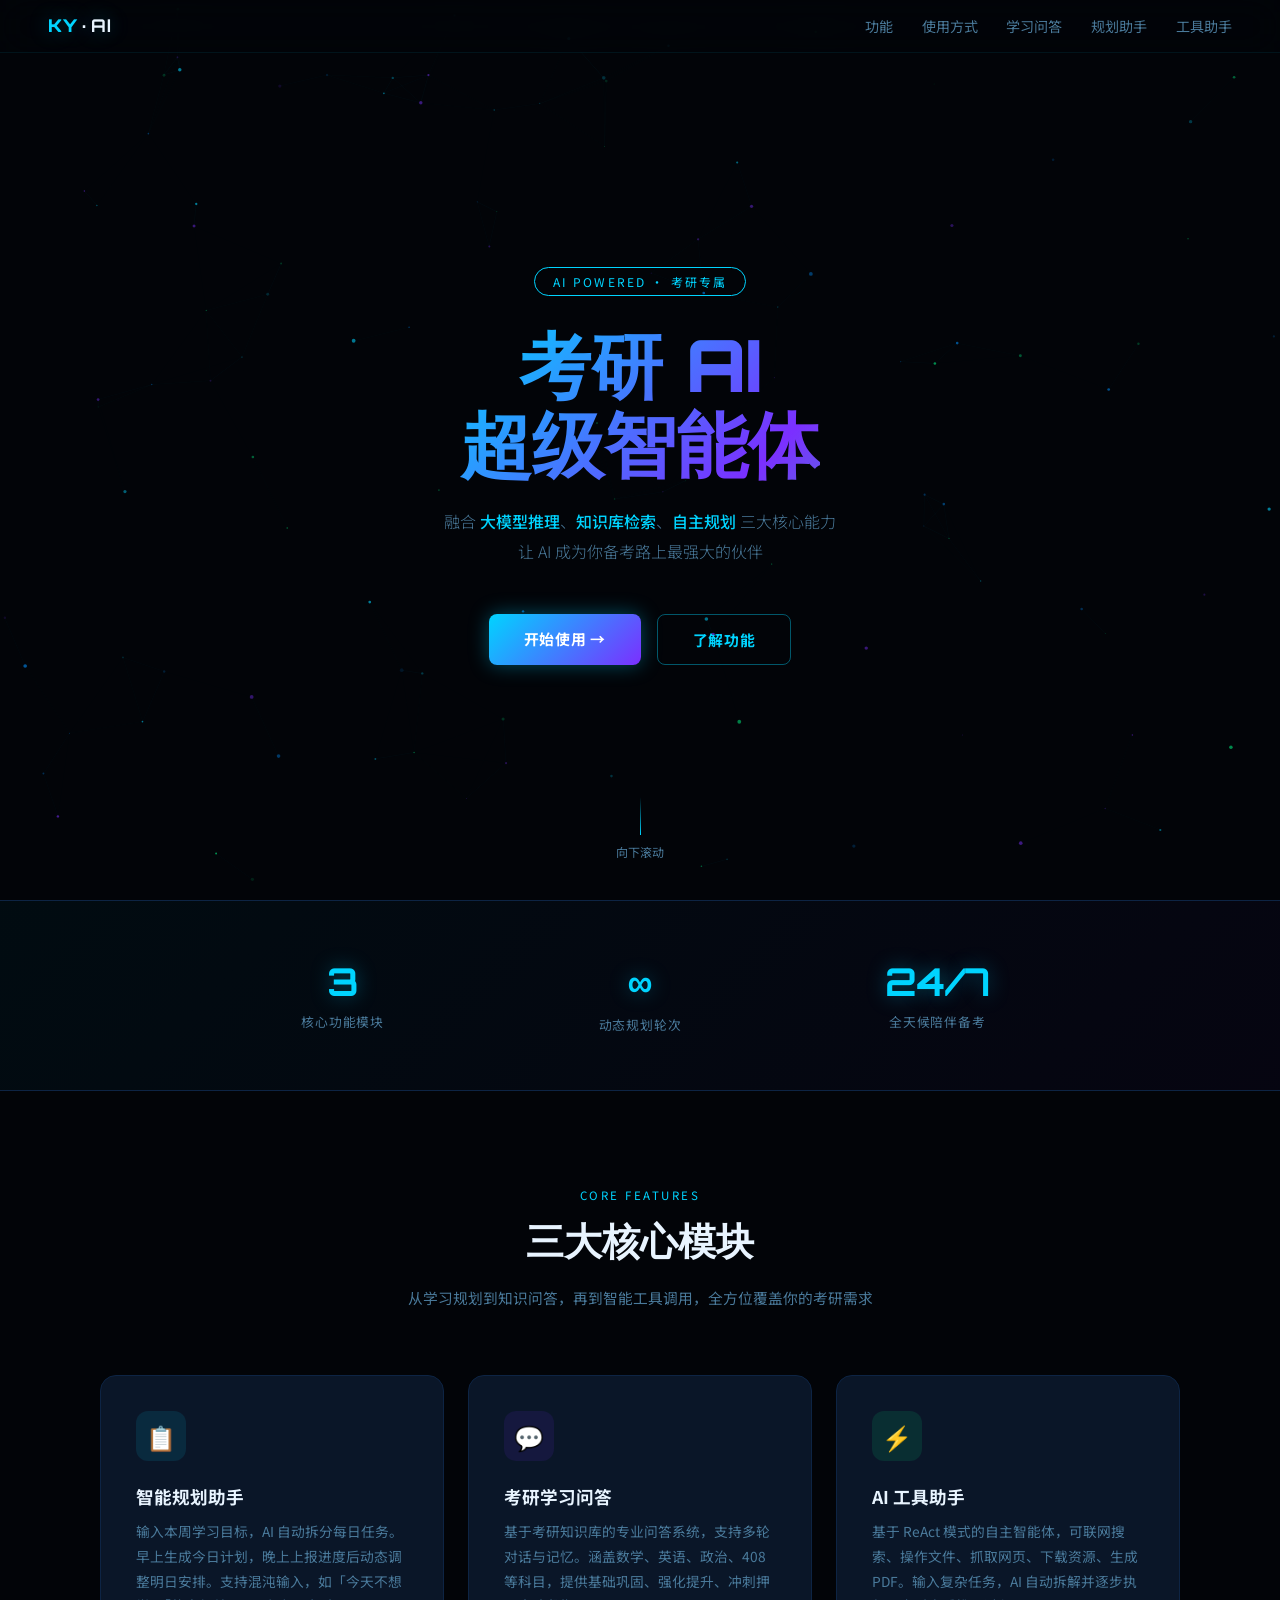
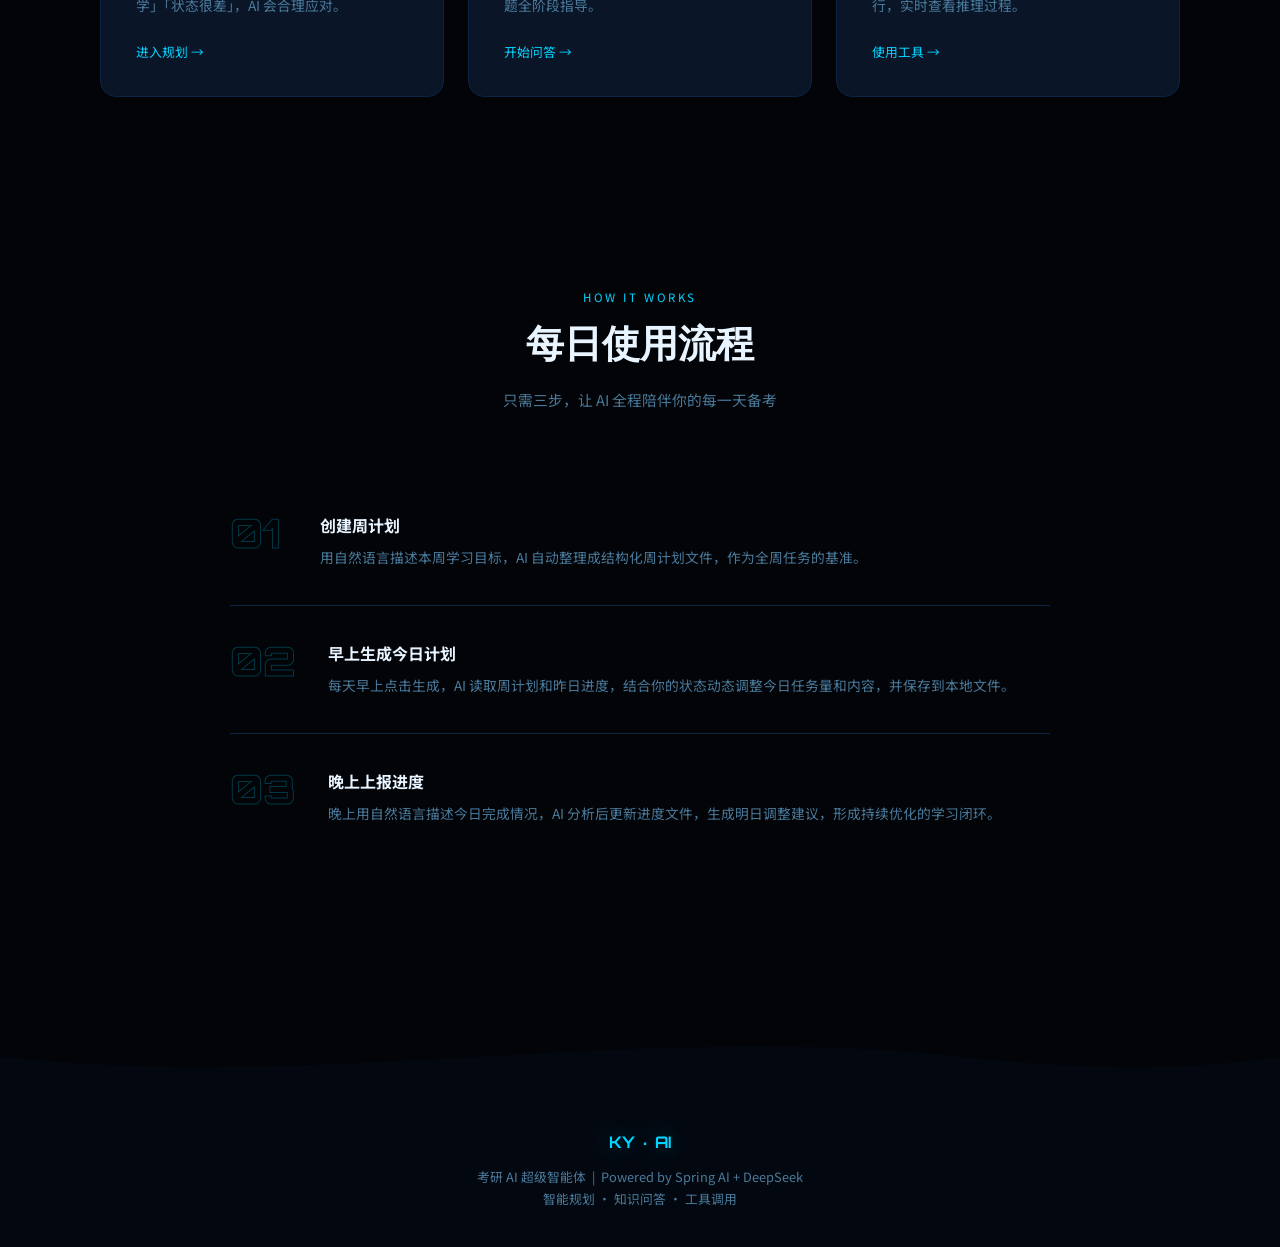
<file: src/main/resources/static/index.html>
<!DOCTYPE html>
<html lang="zh-CN">
<head>
<meta charset="UTF-8" />
<meta name="viewport" content="width=device-width, initial-scale=1.0" />
<title>考研 AI 超级智能体</title>
<link href="https://fonts.googleapis.com/css2?family=Orbitron:wght@700;900&family=Noto+Sans+SC:wght@300;400;500;700&display=swap" rel="stylesheet" />
<link rel="stylesheet" href="style.css" />
</head>
<body>

<canvas id="particles"></canvas>

<nav id="navbar">
  <div class="nav-logo">KY<span>·AI</span></div>
  <div class="nav-links">
    <a href="#features">功能</a>
    <a href="#how">使用方式</a>
    <a href="study.html">学习问答</a>
    <a href="plan.html">规划助手</a>
    <a href="tools.html">工具助手</a>
  </div>
</nav>

<!-- HERO -->
<section class="hero">
  <div class="hero-badge">AI POWERED · 考研专属</div>
  <h1 class="hero-title">考研 AI<br/>超级智能体</h1>
  <p class="hero-sub">
    融合 <em>大模型推理</em>、<em>知识库检索</em>、<em>自主规划</em> 三大核心能力<br/>
    让 AI 成为你备考路上最强大的伙伴
  </p>
  <div class="hero-btns">
    <a href="plan.html" class="btn-hero btn-hero-primary">开始使用 →</a>
    <a href="#features" class="btn-hero btn-hero-ghost">了解功能</a>
  </div>
  <div class="scroll-hint">向下滚动</div>
</section>

<!-- STATS -->
<div class="stats-strip">
  <div class="stats-inner">
    <div class="fade-up">
      <div class="stat-num">3</div>
      <div class="stat-label">核心功能模块</div>
    </div>
    <div class="fade-up">
      <div class="stat-num">∞</div>
      <div class="stat-label">动态规划轮次</div>
    </div>
    <div class="fade-up">
      <div class="stat-num">24/7</div>
      <div class="stat-label">全天候陪伴备考</div>
    </div>
  </div>
</div>

<!-- FEATURES -->
<section id="features">
  <div class="section-header fade-up">
    <div class="section-eyebrow">CORE FEATURES</div>
    <h2 class="section-title-lg">三大核心模块</h2>
    <p class="section-desc-lg">从学习规划到知识问答，再到智能工具调用，全方位覆盖你的考研需求</p>
  </div>
  <div class="features">
    <div class="features-grid">

      <a href="plan.html" class="feat-card fade-up">
        <div class="feat-icon">📋</div>
        <h3>智能规划助手</h3>
        <p>输入本周学习目标，AI 自动拆分每日任务。早上生成今日计划，晚上上报进度后动态调整明日安排。支持混沌输入，如「今天不想学」「状态很差」，AI 会合理应对。</p>
        <div class="feat-link">进入规划 →</div>
      </a>

      <a href="study.html" class="feat-card fade-up">
        <div class="feat-icon">💬</div>
        <h3>考研学习问答</h3>
        <p>基于考研知识库的专业问答系统，支持多轮对话与记忆。涵盖数学、英语、政治、408 等科目，提供基础巩固、强化提升、冲刺押题全阶段指导。</p>
        <div class="feat-link">开始问答 →</div>
      </a>

      <a href="tools.html" class="feat-card fade-up">
        <div class="feat-icon">⚡</div>
        <h3>AI 工具助手</h3>
        <p>基于 ReAct 模式的自主智能体，可联网搜索、操作文件、抓取网页、下载资源、生成 PDF。输入复杂任务，AI 自动拆解并逐步执行，实时查看推理过程。</p>
        <div class="feat-link">使用工具 →</div>
      </a>

    </div>
  </div>
</section>

<!-- HOW IT WORKS -->
<section id="how">
  <div class="section-header fade-up">
    <div class="section-eyebrow">HOW IT WORKS</div>
    <h2 class="section-title-lg">每日使用流程</h2>
    <p class="section-desc-lg">只需三步，让 AI 全程陪伴你的每一天备考</p>
  </div>
  <div class="how-grid">
    <div class="how-step fade-up">
      <div class="step-num">01</div>
      <div class="step-body">
        <h4>创建周计划</h4>
        <p>用自然语言描述本周学习目标，AI 自动整理成结构化周计划文件，作为全周任务的基准。</p>
      </div>
    </div>
    <div class="how-step fade-up">
      <div class="step-num">02</div>
      <div class="step-body">
        <h4>早上生成今日计划</h4>
        <p>每天早上点击生成，AI 读取周计划和昨日进度，结合你的状态动态调整今日任务量和内容，并保存到本地文件。</p>
      </div>
    </div>
    <div class="how-step fade-up">
      <div class="step-num">03</div>
      <div class="step-body">
        <h4>晚上上报进度</h4>
        <p>晚上用自然语言描述今日完成情况，AI 分析后更新进度文件，生成明日调整建议，形成持续优化的学习闭环。</p>
      </div>
    </div>
  </div>
</section>

<!-- WAVE + FOOTER -->
<div class="wave-section">
  <div class="wave-svg">
    <svg viewBox="0 0 1440 80" xmlns="http://www.w3.org/2000/svg" preserveAspectRatio="none">
      <path d="M0,40 C360,80 720,0 1080,40 C1260,60 1380,50 1440,40 L1440,80 L0,80 Z" fill="#030810"/>
    </svg>
  </div>
  <footer>
    <div class="footer-logo">KY · AI</div>
    <p class="footer-text">考研 AI 超级智能体 &nbsp;|&nbsp; Powered by Spring AI + DeepSeek<br/>智能规划 · 知识问答 · 工具调用</p>
  </footer>
</div>

<script src="particles.js"></script>
<script>
const observer = new IntersectionObserver((entries) => {
  entries.forEach(e => { if (e.isIntersecting) e.target.classList.add('visible'); });
}, { threshold: 0.1 });
document.querySelectorAll('.fade-up').forEach(el => observer.observe(el));
window.addEventListener('scroll', () => {
  const nav = document.getElementById('navbar');
  nav.style.background = window.scrollY > 50 ? 'rgba(2,4,8,.95)' : 'rgba(2,4,8,.75)';
});
</script>
</body>
</html>
</file>
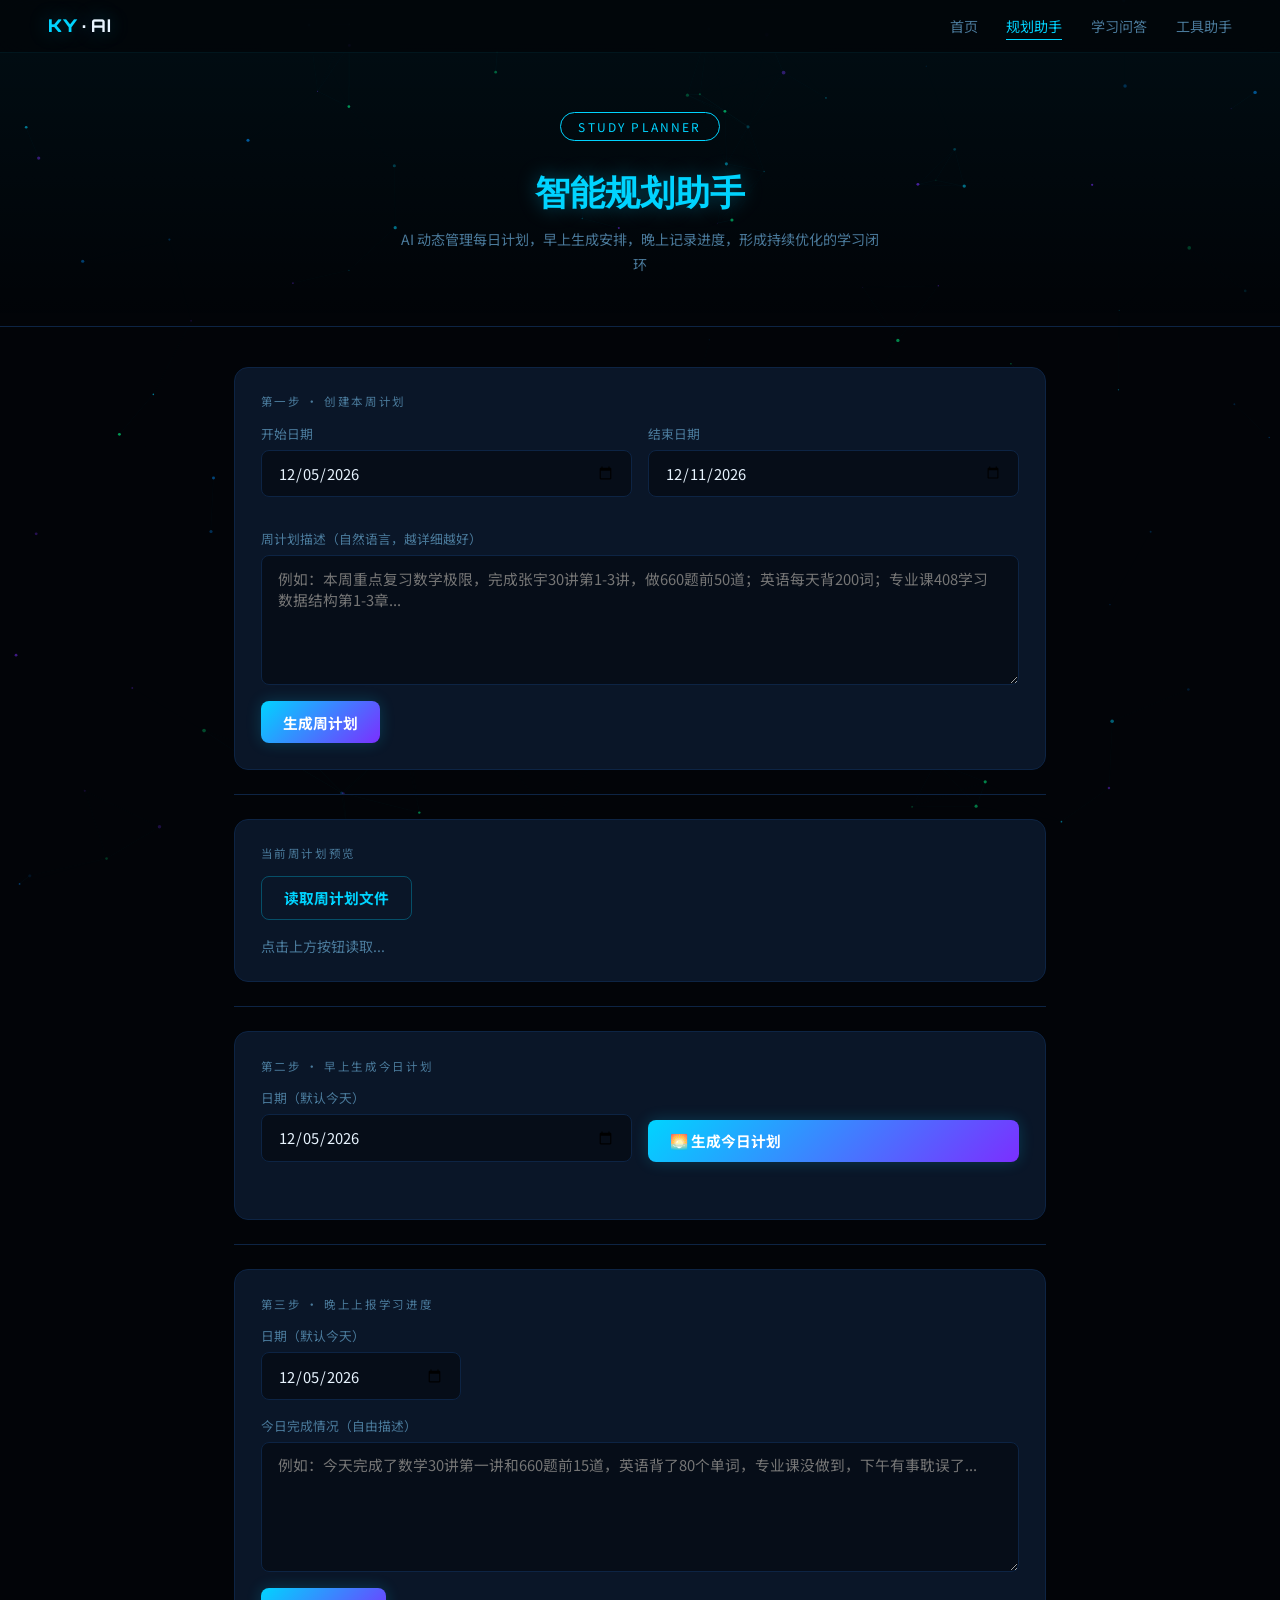
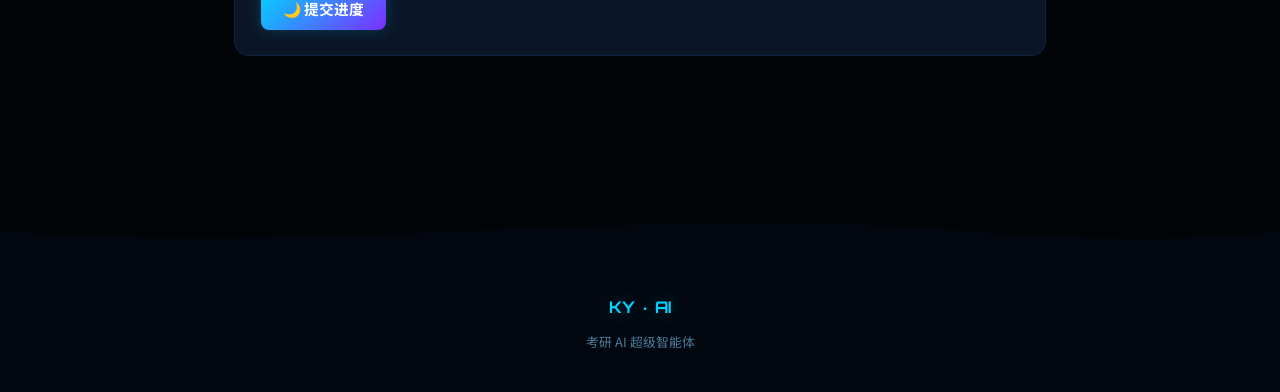
<file: src/main/resources/static/plan.html>
<!DOCTYPE html>
<html lang="zh-CN">
<head>
<meta charset="UTF-8"/><meta name="viewport" content="width=device-width,initial-scale=1.0"/>
<title>规划助手 · 考研 AI</title>
<link href="https://fonts.googleapis.com/css2?family=Orbitron:wght@700;900&family=Noto+Sans+SC:wght@300;400;500;700&display=swap" rel="stylesheet"/>
<link rel="stylesheet" href="style.css"/>
</head>
<body>
<canvas id="particles"></canvas>
<nav id="navbar">
  <a class="nav-logo" href="index.html">KY<span>·AI</span></a>
  <div class="nav-links">
    <a href="index.html">首页</a>
    <a href="plan.html" class="active">规划助手</a>
    <a href="study.html">学习问答</a>
    <a href="tools.html">工具助手</a>
  </div>
</nav>
<div class="page-hero">
  <div class="hero-badge">STUDY PLANNER</div>
  <div class="page-hero-title">智能规划助手</div>
  <p class="page-hero-sub">AI 动态管理每日计划，早上生成安排，晚上记录进度，形成持续优化的学习闭环</p>
</div>
<div class="inner-main">
  <div class="card">
    <div class="card-label">第一步 · 创建本周计划</div>
    <div class="row">
      <div class="field"><label>开始日期</label><input type="date" id="plan-start"/></div>
      <div class="field"><label>结束日期</label><input type="date" id="plan-end"/></div>
    </div>
    <div class="field"><label>周计划描述（自然语言，越详细越好）</label>
      <textarea id="plan-desc" placeholder="例如：本周重点复习数学极限，完成张宇30讲第1-3讲，做660题前50道；英语每天背200词；专业课408学习数据结构第1-3章..."></textarea></div>
    <button class="btn btn-primary" onclick="createWeeklyPlan()" id="btn-create-plan">生成周计划</button>
  </div>
  <div class="result-box" id="result-plan">
    <div class="result-header"><span class="result-hint">生成结果</span><span class="tag" id="tag-plan"></span></div>
    <div class="md" id="pre-plan"></div>
  </div>
  <hr class="divider"/>
  <div class="card">
    <div class="card-label">当前周计划预览</div>
    <button class="btn btn-ghost" onclick="readWeeklyPlan()" style="margin-bottom:1rem">读取周计划文件</button>
    <div id="weekly-plan-preview" class="md" style="color:var(--muted);font-size:.88rem">点击上方按钮读取...</div>
  </div>
  <hr class="divider"/>
  <div class="card">
    <div class="card-label">第二步 · 早上生成今日计划</div>
    <div class="row">
      <div class="field"><label>日期（默认今天）</label><input type="date" id="morning-date"/></div>
      <div class="field" style="justify-content:flex-end"><label>&nbsp;</label>
        <button class="btn btn-primary" onclick="morningRoutine()" id="btn-morning">🌅 生成今日计划</button></div>
    </div>
  </div>
  <div class="result-box" id="result-morning">
    <div class="result-header"><span class="result-hint" id="morning-file-hint"></span><span class="tag" id="tag-morning"></span></div>
    <div class="md" id="pre-morning"></div>
  </div>
  <hr class="divider"/>
  <div class="card">
    <div class="card-label">第三步 · 晚上上报学习进度</div>
    <div class="field"><label>日期（默认今天）</label><input type="date" id="evening-date" style="max-width:200px"/></div>
    <div class="field"><label>今日完成情况（自由描述）</label>
      <textarea id="evening-report" placeholder="例如：今天完成了数学30讲第一讲和660题前15道，英语背了80个单词，专业课没做到，下午有事耽误了..."></textarea></div>
    <button class="btn btn-primary" onclick="eveningRoutine()" id="btn-evening">🌙 提交进度</button>
  </div>
  <div class="result-box" id="result-evening">
    <div class="result-header"><span class="result-hint">AI 反馈与明日建议</span><span class="tag" id="tag-evening"></span></div>
    <div class="md" id="pre-evening"></div>
  </div>
</div>
<div class="wave-section">
  <div class="wave-svg"><svg viewBox="0 0 1440 60" xmlns="http://www.w3.org/2000/svg" preserveAspectRatio="none"><path d="M0,30 C360,60 720,0 1080,30 C1260,45 1380,38 1440,30 L1440,60 L0,60 Z" fill="#030810"/></svg></div>
  <footer><div class="footer-logo">KY · AI</div><p class="footer-text">考研 AI 超级智能体</p></footer>
</div>
<script src="particles.js"></script>
<script src="app.js"></script>
<script>
window.addEventListener('scroll',()=>{const n=document.getElementById('navbar');n.style.background=window.scrollY>50?'rgba(2,4,8,.95)':'rgba(2,4,8,.75)';});
</script>
</body></html>
</file>
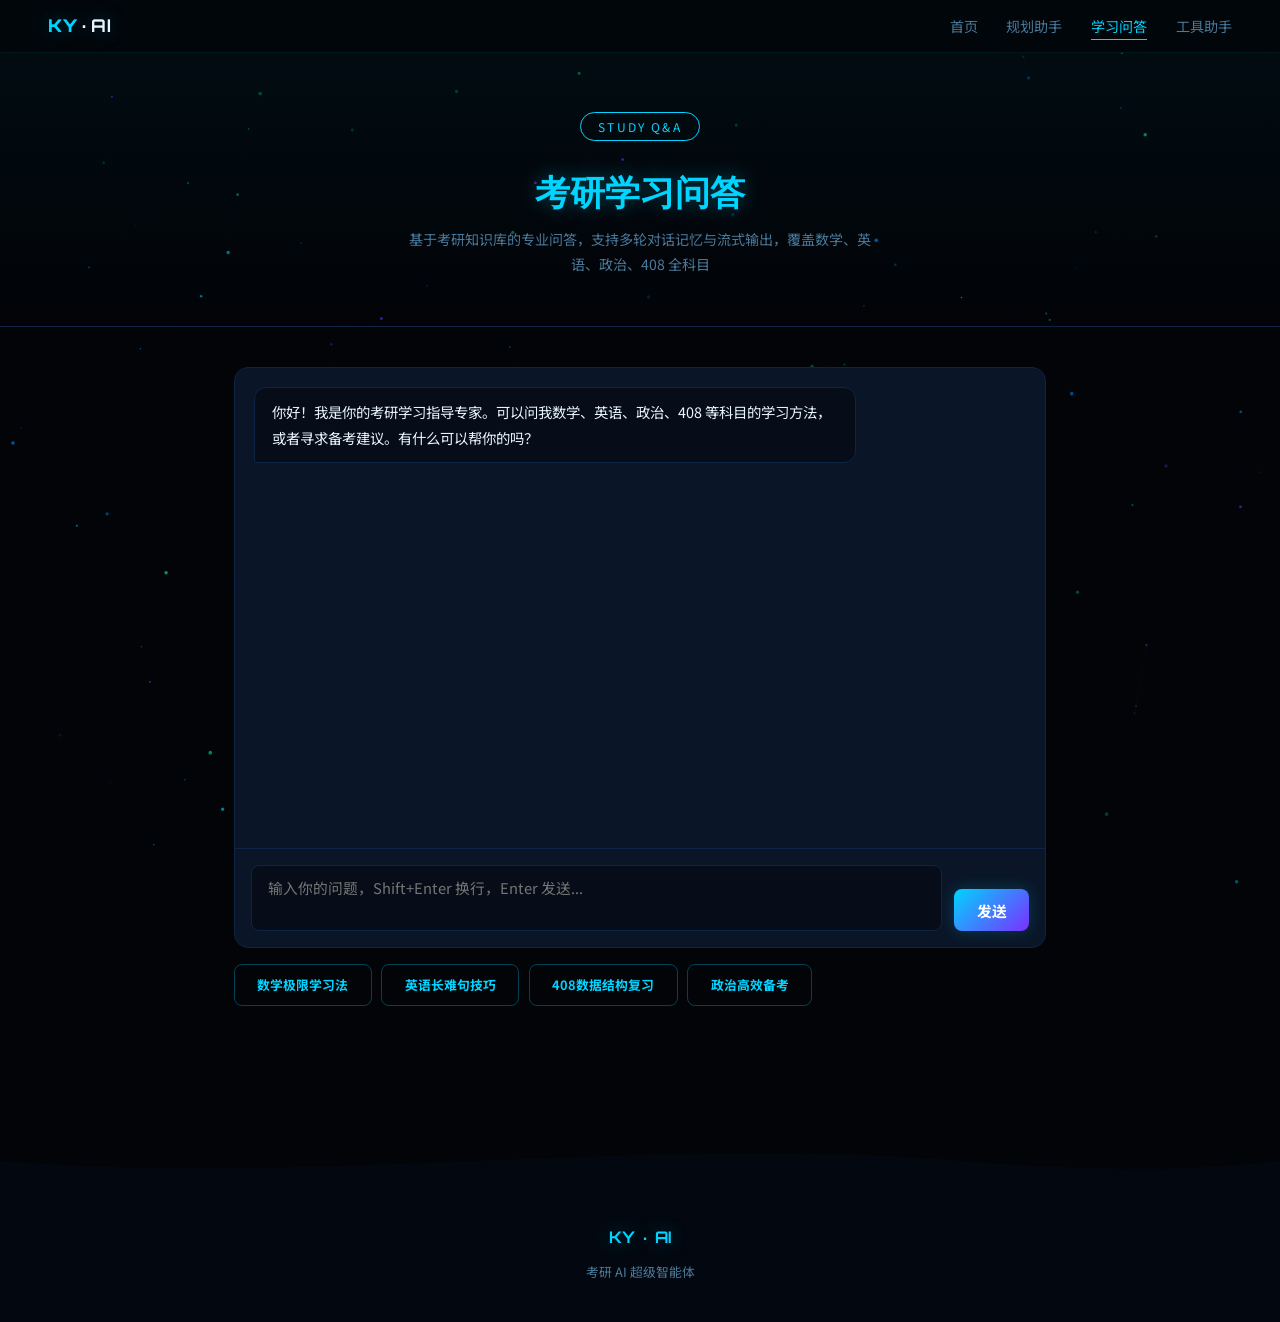
<file: src/main/resources/static/study.html>
<!DOCTYPE html>
<html lang="zh-CN">
<head>
<meta charset="UTF-8"/><meta name="viewport" content="width=device-width,initial-scale=1.0"/>
<title>学习问答 · 考研 AI</title>
<link href="https://fonts.googleapis.com/css2?family=Orbitron:wght@700;900&family=Noto+Sans+SC:wght@300;400;500;700&display=swap" rel="stylesheet"/>
<link rel="stylesheet" href="style.css"/>
</head>
<body>
<canvas id="particles"></canvas>
<nav id="navbar">
  <a class="nav-logo" href="index.html">KY<span>·AI</span></a>
  <div class="nav-links">
    <a href="index.html">首页</a>
    <a href="plan.html">规划助手</a>
    <a href="study.html" class="active">学习问答</a>
    <a href="tools.html">工具助手</a>
  </div>
</nav>
<div class="page-hero">
  <div class="hero-badge">STUDY Q&A</div>
  <div class="page-hero-title">考研学习问答</div>
  <p class="page-hero-sub">基于考研知识库的专业问答，支持多轮对话记忆与流式输出，覆盖数学、英语、政治、408 全科目</p>
</div>
<div class="inner-main">
  <div class="chat-wrap">
    <div class="chat-window" id="chat-window">
      <div class="bubble bubble-ai">你好！我是你的考研学习指导专家。可以问我数学、英语、政治、408 等科目的学习方法，或者寻求备考建议。有什么可以帮你的吗？</div>
    </div>
    <div class="chat-footer">
      <textarea id="chat-input" placeholder="输入你的问题，Shift+Enter 换行，Enter 发送..." onkeydown="chatKeydown(event)"></textarea>
      <button class="btn btn-primary" onclick="sendChat()" id="btn-send">发送</button>
    </div>
  </div>
  <div style="margin-top:1rem;display:flex;gap:.6rem;flex-wrap:wrap">
    <button class="btn btn-ghost" style="font-size:.8rem" onclick="quickAsk('数学极限学习方法')">数学极限学习法</button>
    <button class="btn btn-ghost" style="font-size:.8rem" onclick="quickAsk('英语长难句分析技巧')">英语长难句技巧</button>
    <button class="btn btn-ghost" style="font-size:.8rem" onclick="quickAsk('408数据结构复习建议')">408数据结构复习</button>
    <button class="btn btn-ghost" style="font-size:.8rem" onclick="quickAsk('考研政治如何高效备考')">政治高效备考</button>
  </div>
</div>
<div class="wave-section">
  <div class="wave-svg"><svg viewBox="0 0 1440 60" xmlns="http://www.w3.org/2000/svg" preserveAspectRatio="none"><path d="M0,30 C360,60 720,0 1080,30 C1260,45 1380,38 1440,30 L1440,60 L0,60 Z" fill="#030810"/></svg></div>
  <footer><div class="footer-logo">KY · AI</div><p class="footer-text">考研 AI 超级智能体</p></footer>
</div>
<script src="particles.js"></script>
<script src="app.js"></script>
<script>
window.addEventListener('scroll',()=>{const n=document.getElementById('navbar');n.style.background=window.scrollY>50?'rgba(2,4,8,.95)':'rgba(2,4,8,.75)';});
function quickAsk(q){document.getElementById('chat-input').value=q;sendChat();}
</script>
</body></html>
</file>
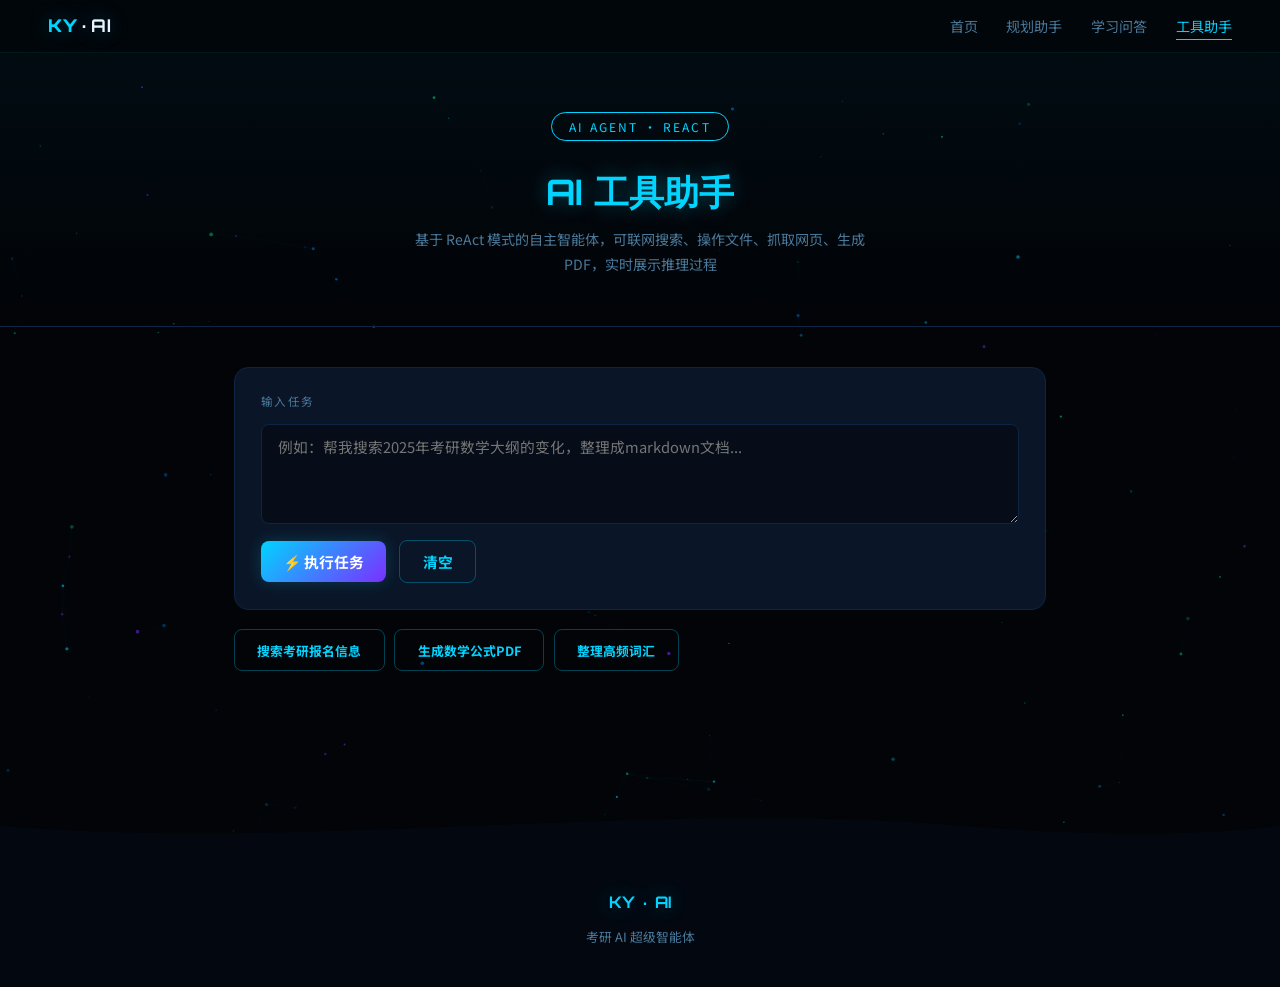
<file: src/main/resources/static/tools.html>
<!DOCTYPE html>
<html lang="zh-CN">
<head>
<meta charset="UTF-8"/><meta name="viewport" content="width=device-width,initial-scale=1.0"/>
<title>AI 工具助手 · 考研 AI</title>
<link href="https://fonts.googleapis.com/css2?family=Orbitron:wght@700;900&family=Noto+Sans+SC:wght@300;400;500;700&display=swap" rel="stylesheet"/>
<link rel="stylesheet" href="style.css"/>
<style>
.think-block{background:rgba(0,212,255,.04);border:1px solid rgba(0,212,255,.15);border-radius:10px;padding:1rem;margin-bottom:.5rem;font-size:.84rem;color:var(--muted);line-height:1.75}
.think-label{font-size:.7rem;color:var(--accent);letter-spacing:.1em;text-transform:uppercase;margin-bottom:.4rem}
.tool-call{background:rgba(123,47,255,.06);border:1px solid rgba(123,47,255,.2);border-radius:8px;padding:.7rem 1rem;margin:.4rem 0;font-size:.82rem;color:#b060ff}
.tool-result{background:rgba(0,255,136,.04);border:1px solid rgba(0,255,136,.15);border-radius:8px;padding:.7rem 1rem;margin:.4rem 0;font-size:.82rem;color:#00cc66}
.step-stream{display:flex;flex-direction:column;gap:.5rem;padding:1rem;overflow-y:auto;max-height:520px;scroll-behavior:smooth}
.step-stream::-webkit-scrollbar{width:4px}
.step-stream::-webkit-scrollbar-thumb{background:var(--border);border-radius:2px}
.final-answer{background:linear-gradient(135deg,rgba(0,212,255,.07),rgba(123,47,255,.07));border:1px solid rgba(0,212,255,.3);border-radius:12px;padding:1.2rem;margin-top:.8rem}
.final-answer .label{font-size:.72rem;color:var(--accent);letter-spacing:.12em;text-transform:uppercase;margin-bottom:.7rem;font-weight:700}
.final-answer .content{font-size:.92rem;color:var(--text);line-height:1.85;white-space:pre-wrap}
</style>
</head>
<body>
<canvas id="particles"></canvas>
<nav id="navbar">
  <a class="nav-logo" href="index.html">KY<span>·AI</span></a>
  <div class="nav-links">
    <a href="index.html">首页</a><a href="plan.html">规划助手</a>
    <a href="study.html">学习问答</a><a href="tools.html" class="active">工具助手</a>
  </div>
</nav>
<div class="page-hero">
  <div class="hero-badge">AI AGENT · ReAct</div>
  <div class="page-hero-title">AI 工具助手</div>
  <p class="page-hero-sub">基于 ReAct 模式的自主智能体，可联网搜索、操作文件、抓取网页、生成 PDF，实时展示推理过程</p>
</div>
<div class="inner-main">
  <div class="card">
    <div class="card-label">输入任务</div>
    <div class="field">
      <textarea id="manus-input" placeholder="例如：帮我搜索2025年考研数学大纲的变化，整理成markdown文档..." style="min-height:100px"></textarea>
    </div>
    <div style="display:flex;gap:.8rem;align-items:center">
      <button class="btn btn-primary" onclick="runManus()" id="btn-manus">⚡ 执行任务</button>
      <button class="btn btn-ghost" onclick="clearManus()">清空</button>
      <span id="manus-status" style="font-size:.8rem;color:var(--muted)"></span>
    </div>
  </div>
  <div id="manus-output" style="display:none">
    <div class="card">
      <div class="card-label">AI 推理过程</div>
      <div class="step-stream" id="step-stream"></div>
    </div>
  </div>
  <div style="margin-top:1rem;display:flex;gap:.6rem;flex-wrap:wrap">
    <button class="btn btn-ghost" style="font-size:.8rem" onclick="quickManus('搜索2025年考研报名时间和流程')">搜索考研报名信息</button>
    <button class="btn btn-ghost" style="font-size:.8rem" onclick="quickManus('帮我整理考研数学常用公式，生成一份PDF文档')">生成数学公式PDF</button>
    <button class="btn btn-ghost" style="font-size:.8rem" onclick="quickManus('搜索并整理考研英语高频词汇Top100')">整理高频词汇</button>
  </div>
</div>
<div class="wave-section">
  <div class="wave-svg"><svg viewBox="0 0 1440 60" xmlns="http://www.w3.org/2000/svg" preserveAspectRatio="none"><path d="M0,30 C360,60 720,0 1080,30 C1260,45 1380,38 1440,30 L1440,60 L0,60 Z" fill="#030810"/></svg></div>
  <footer><div class="footer-logo">KY · AI</div><p class="footer-text">考研 AI 超级智能体</p></footer>
</div>
<script src="particles.js"></script>
<script src="app.js"></script>
<script src="tools.js"></script>
</body></html>
</file>
<file: src/main/resources/static/style.css>
:root{
  --bg:#020408;--surface:#060d18;--card:#0a1628;
  --border:#0d2444;--accent:#00d4ff;--accent2:#7b2fff;
  --accent3:#00ff88;--text:#e8f4ff;--muted:#4a7a9b;
  --glow:0 0 20px rgba(0,212,255,.35);
  --serif:'Noto Sans SC',sans-serif;
  --tech:'Orbitron',monospace;
}
*,*::before,*::after{box-sizing:border-box;margin:0;padding:0}
html{scroll-behavior:smooth}
body{background:var(--bg);color:var(--text);font-family:var(--serif);overflow-x:hidden;min-height:100vh}
#particles{position:fixed;top:0;left:0;width:100%;height:100%;z-index:0;pointer-events:none}
nav{position:fixed;top:0;left:0;right:0;z-index:100;display:flex;align-items:center;justify-content:space-between;padding:.9rem 3rem;background:rgba(2,4,8,.75);backdrop-filter:blur(18px);border-bottom:1px solid rgba(0,212,255,.08);transition:background .3s}
.nav-logo{font-family:var(--tech);font-size:1.1rem;font-weight:900;color:var(--accent);text-shadow:var(--glow);letter-spacing:.08em;text-decoration:none}
.nav-logo span{color:var(--text);font-weight:700}
.nav-links{display:flex;gap:1.8rem}
.nav-links a{color:var(--muted);text-decoration:none;font-size:.88rem;transition:color .2s;position:relative}
.nav-links a::after{content:'';position:absolute;bottom:-4px;left:0;right:0;height:1px;background:var(--accent);transform:scaleX(0);transition:transform .3s}
.nav-links a:hover,.nav-links a.active{color:var(--accent)}
.nav-links a:hover::after,.nav-links a.active::after{transform:scaleX(1)}
.hero{position:relative;z-index:1;min-height:100vh;display:flex;flex-direction:column;align-items:center;justify-content:center;text-align:center;padding:6rem 2rem 4rem}
.hero-badge{display:inline-block;padding:.3rem 1.1rem;border:1px solid var(--accent);border-radius:999px;font-size:.75rem;letter-spacing:.18em;color:var(--accent);text-transform:uppercase;margin-bottom:1.8rem;animation:pulse-border 2.5s infinite}
@keyframes pulse-border{0%,100%{box-shadow:0 0 0 0 rgba(0,212,255,.3)}50%{box-shadow:0 0 0 10px rgba(0,212,255,0)}}
.hero-title{font-family:var(--tech);font-size:clamp(2.2rem,6vw,4.5rem);font-weight:900;line-height:1.1;margin-bottom:1.5rem;background:linear-gradient(135deg,#00d4ff 0%,#7b2fff 50%,#00ff88 100%);-webkit-background-clip:text;-webkit-text-fill-color:transparent;background-clip:text;animation:grad 5s ease infinite;background-size:200%}
@keyframes grad{0%{background-position:0% 50%}50%{background-position:100% 50%}100%{background-position:0% 50%}}
.hero-sub{font-size:1rem;color:var(--muted);max-width:540px;line-height:1.85;margin-bottom:3rem;font-weight:300}
.hero-sub em{color:var(--accent);font-style:normal;font-weight:500}
.hero-btns{display:flex;gap:1rem;flex-wrap:wrap;justify-content:center}
.btn-hero{padding:.85rem 2.2rem;border-radius:8px;font-size:.93rem;font-weight:700;cursor:pointer;transition:all .25s;text-decoration:none;letter-spacing:.04em;font-family:var(--serif)}
.btn-hero-primary{background:linear-gradient(135deg,var(--accent),var(--accent2));color:#fff;border:none;box-shadow:var(--glow)}
.btn-hero-primary:hover{transform:translateY(-3px);box-shadow:0 0 35px rgba(0,212,255,.5)}
.btn-hero-ghost{background:transparent;color:var(--accent);border:1px solid rgba(0,212,255,.4)}
.btn-hero-ghost:hover{background:rgba(0,212,255,.07);transform:translateY(-3px)}
.scroll-hint{position:absolute;bottom:2.5rem;left:50%;transform:translateX(-50%);display:flex;flex-direction:column;align-items:center;gap:.5rem;color:var(--muted);font-size:.75rem;animation:bobble .9s ease infinite alternate}
@keyframes bobble{from{transform:translateX(-50%) translateY(0)}to{transform:translateX(-50%) translateY(9px)}}
.scroll-hint::before{content:'';width:1px;height:38px;background:linear-gradient(to bottom,transparent,var(--accent))}
.stats-strip{position:relative;z-index:1;background:linear-gradient(135deg,rgba(0,212,255,.04),rgba(123,47,255,.04));border-top:1px solid var(--border);border-bottom:1px solid var(--border);padding:3.5rem 2rem}
.stats-inner{max-width:860px;margin:0 auto;display:grid;grid-template-columns:repeat(3,1fr);gap:2rem;text-align:center}
.stat-num{font-family:var(--tech);font-size:2.4rem;font-weight:700;color:var(--accent);text-shadow:var(--glow)}
.stat-label{font-size:.8rem;color:var(--muted);margin-top:.45rem;letter-spacing:.06em}
section{position:relative;z-index:1;padding:6rem 2rem}
.section-header{text-align:center;margin-bottom:4rem}
.section-eyebrow{font-size:.72rem;letter-spacing:.22em;color:var(--accent);text-transform:uppercase;margin-bottom:.8rem}
.section-title-lg{font-family:var(--tech);font-size:clamp(1.6rem,4vw,2.4rem);font-weight:700;margin-bottom:1rem}
.section-desc-lg{color:var(--muted);max-width:540px;margin:0 auto;line-height:1.85;font-size:.92rem}
.features{max-width:1080px;margin:0 auto}
.features-grid{display:grid;grid-template-columns:repeat(auto-fit,minmax(300px,1fr));gap:1.5rem}
.feat-card{background:var(--card);border:1px solid var(--border);border-radius:16px;padding:2.2rem;position:relative;overflow:hidden;transition:transform .3s,border-color .3s,box-shadow .3s;cursor:pointer;text-decoration:none;display:block;color:inherit}
.feat-card::before{content:'';position:absolute;top:0;left:0;right:0;height:2px;background:var(--card-glow,linear-gradient(90deg,var(--accent),var(--accent2)));opacity:0;transition:opacity .3s}
.feat-card:hover{transform:translateY(-7px);border-color:rgba(0,212,255,.25);box-shadow:0 24px 48px rgba(0,0,0,.5),0 0 30px rgba(0,212,255,.08)}
.feat-card:hover::before{opacity:1}
.feat-card:nth-child(1){--card-glow:linear-gradient(90deg,#00d4ff,#0090ff)}
.feat-card:nth-child(1) .feat-icon{background:rgba(0,212,255,.1);color:#00d4ff}
.feat-card:nth-child(2){--card-glow:linear-gradient(90deg,#7b2fff,#b060ff)}
.feat-card:nth-child(2) .feat-icon{background:rgba(123,47,255,.1);color:#7b2fff}
.feat-card:nth-child(3){--card-glow:linear-gradient(90deg,#00ff88,#00cc66)}
.feat-card:nth-child(3) .feat-icon{background:rgba(0,255,136,.1);color:#00ff88}
.feat-icon{width:50px;height:50px;border-radius:12px;display:flex;align-items:center;justify-content:center;font-size:1.5rem;margin-bottom:1.4rem}
.feat-card h3{font-size:1.1rem;font-weight:700;margin-bottom:.65rem}
.feat-card p{font-size:.86rem;color:var(--muted);line-height:1.8;margin-bottom:1.5rem}
.feat-link{font-size:.8rem;color:var(--accent);display:flex;align-items:center;gap:.4rem;transition:gap .2s}
.feat-card:hover .feat-link{gap:.75rem}
.how-grid{max-width:820px;margin:0 auto}
.how-step{display:flex;align-items:flex-start;gap:2rem;padding:2.2rem 0;border-bottom:1px solid var(--border)}
.how-step:last-child{border-bottom:none}
.step-num{font-family:var(--tech);font-size:2.5rem;font-weight:900;color:transparent;-webkit-text-stroke:1px rgba(0,212,255,.25);min-width:58px;line-height:1}
.step-body h4{font-size:1rem;font-weight:700;margin-bottom:.5rem}
.step-body p{font-size:.86rem;color:var(--muted);line-height:1.8}
.wave-section{position:relative;z-index:1;margin-top:4rem}
.wave-svg{display:block;width:100%;overflow:hidden;line-height:0}
.wave-svg svg{display:block}
footer{background:#030810;position:relative;z-index:1;padding:2.5rem 2rem;text-align:center}
.footer-logo{font-family:var(--tech);font-size:1rem;font-weight:700;color:var(--accent);margin-bottom:.8rem;text-shadow:var(--glow)}
.footer-text{font-size:.8rem;color:var(--muted);line-height:1.75}
.fade-up{opacity:0;transform:translateY(28px);transition:opacity .7s ease,transform .7s ease}
.fade-up.visible{opacity:1;transform:translateY(0)}
@media(max-width:768px){nav{padding:.8rem 1.2rem}.nav-links{gap:1rem}.hero{padding:5rem 1.2rem 3rem}section{padding:4rem 1.2rem}.stats-inner{grid-template-columns:1fr;gap:1.5rem}.how-step{flex-direction:column;gap:.8rem}}
.page-hero{position:relative;z-index:1;padding:7rem 2rem 3rem;text-align:center;border-bottom:1px solid var(--border);background:linear-gradient(180deg,rgba(0,212,255,.05) 0%,transparent 100%)}
.page-hero-title{font-family:var(--tech);font-size:clamp(1.5rem,4vw,2.2rem);font-weight:700;margin-bottom:.6rem;color:var(--accent);text-shadow:var(--glow)}
.page-hero-sub{font-size:.88rem;color:var(--muted);max-width:480px;margin:0 auto;line-height:1.8}
.inner-main{position:relative;z-index:1;max-width:860px;margin:0 auto;padding:2.5rem 1.5rem 4rem}
.card{background:var(--card);border:1px solid var(--border);border-radius:14px;padding:1.6rem;margin-bottom:1.2rem}
.card-label{font-size:.72rem;color:var(--muted);text-transform:uppercase;letter-spacing:.14em;margin-bottom:.9rem}
textarea,input[type=date],input[type=text]{width:100%;background:var(--surface);border:1px solid var(--border);border-radius:8px;color:var(--text);font-family:var(--serif);font-size:.92rem;padding:.7rem 1rem;outline:none;transition:border-color .2s;resize:vertical}
textarea{min-height:130px}
textarea:focus,input:focus{border-color:var(--accent);box-shadow:0 0 0 3px rgba(0,212,255,.08)}
.row{display:flex;gap:1rem;margin-bottom:1rem}.row>*{flex:1}
.field{display:flex;flex-direction:column;gap:.45rem;margin-bottom:1rem}
.field label{font-size:.8rem;color:var(--muted)}
.btn{display:inline-flex;align-items:center;gap:.45rem;padding:.65rem 1.4rem;border-radius:8px;border:none;font-family:var(--serif);font-size:.92rem;font-weight:700;cursor:pointer;transition:all .22s}
.btn:active{transform:scale(.97)}.btn:disabled{opacity:.35;cursor:not-allowed}
.btn-primary{background:linear-gradient(135deg,var(--accent),var(--accent2));color:#fff;box-shadow:0 0 15px rgba(0,212,255,.2)}
.btn-primary:hover:not(:disabled){box-shadow:0 0 25px rgba(0,212,255,.4);transform:translateY(-1px)}
.btn-ghost{background:transparent;border:1px solid rgba(0,212,255,.3);color:var(--accent)}
.btn-ghost:hover:not(:disabled){border-color:var(--accent);background:rgba(0,212,255,.07)}
.divider{border:none;border-top:1px solid var(--border);margin:1.5rem 0}
.result-box{background:var(--surface);border:1px solid var(--border);border-radius:14px;padding:1.5rem;margin-top:1.2rem;display:none}
.result-box.show{display:block;animation:fadeIn .3s ease}
@keyframes fadeIn{from{opacity:0;transform:translateY(6px)}to{opacity:1;transform:translateY(0)}}
.result-header{display:flex;align-items:center;justify-content:space-between;margin-bottom:1rem;padding-bottom:.7rem;border-bottom:1px solid var(--border)}
.result-hint{font-size:.78rem;color:var(--muted)}
.tag{display:inline-block;padding:.18rem .55rem;border-radius:4px;font-size:.75rem;font-weight:700}
.tag-ok{background:rgba(0,255,136,.1);color:#00ff88}
.tag-err{background:rgba(255,80,80,.1);color:#ff5050}
.chat-wrap{background:var(--card);border:1px solid var(--border);border-radius:14px;overflow:hidden}
.chat-window{height:480px;overflow-y:auto;padding:1.2rem;display:flex;flex-direction:column;gap:.75rem;scroll-behavior:smooth}
.chat-window::-webkit-scrollbar{width:4px}
.chat-window::-webkit-scrollbar-thumb{background:var(--border);border-radius:2px}
.bubble{max-width:78%;padding:.7rem 1.05rem;border-radius:12px;font-size:.9rem;line-height:1.8;word-break:break-word}
.bubble-user{align-self:flex-end;background:linear-gradient(135deg,var(--accent),var(--accent2));color:#fff;border-bottom-right-radius:3px}
.bubble-ai{align-self:flex-start;background:var(--surface);border:1px solid var(--border);color:var(--text);border-bottom-left-radius:3px}
.bubble-ai.streaming::after{content:'\u25ae';animation:blink .55s infinite;color:var(--accent);margin-left:2px}
@keyframes blink{0%,100%{opacity:1}50%{opacity:0}}
.chat-footer{padding:1rem;border-top:1px solid var(--border);display:flex;gap:.75rem;align-items:flex-end}
.chat-footer textarea{flex:1;min-height:48px;max-height:120px;resize:none}
.spinner{display:inline-block;width:14px;height:14px;border:2px solid var(--border);border-top-color:var(--accent);border-radius:50%;animation:spin .65s linear infinite;vertical-align:middle}
@keyframes spin{to{transform:rotate(360deg)}}
.md h1,.md h2,.md h3{color:var(--accent);margin:1rem 0 .45rem;font-weight:700}
.md h1{font-size:1.15rem}.md h2{font-size:1rem}.md h3{font-size:.9rem}
.md p{margin:.45rem 0;line-height:1.85}
.md ul,.md ol{padding-left:1.35rem;margin:.4rem 0}
.md li{margin:.28rem 0;line-height:1.75}
.md blockquote{border-left:3px solid var(--accent);padding-left:.8rem;color:var(--muted);margin:.6rem 0}
.md strong{color:var(--accent);font-weight:600}
.md hr{border:none;border-top:1px solid var(--border);margin:.9rem 0}
.md code{background:var(--bg);padding:.1rem .3rem;border-radius:3px;font-size:.83rem;color:#00ff88}
@media(max-width:600px){.inner-main{padding:1.5rem 1rem 3rem}.row{flex-direction:column}.bubble{max-width:90%}}
</file>
